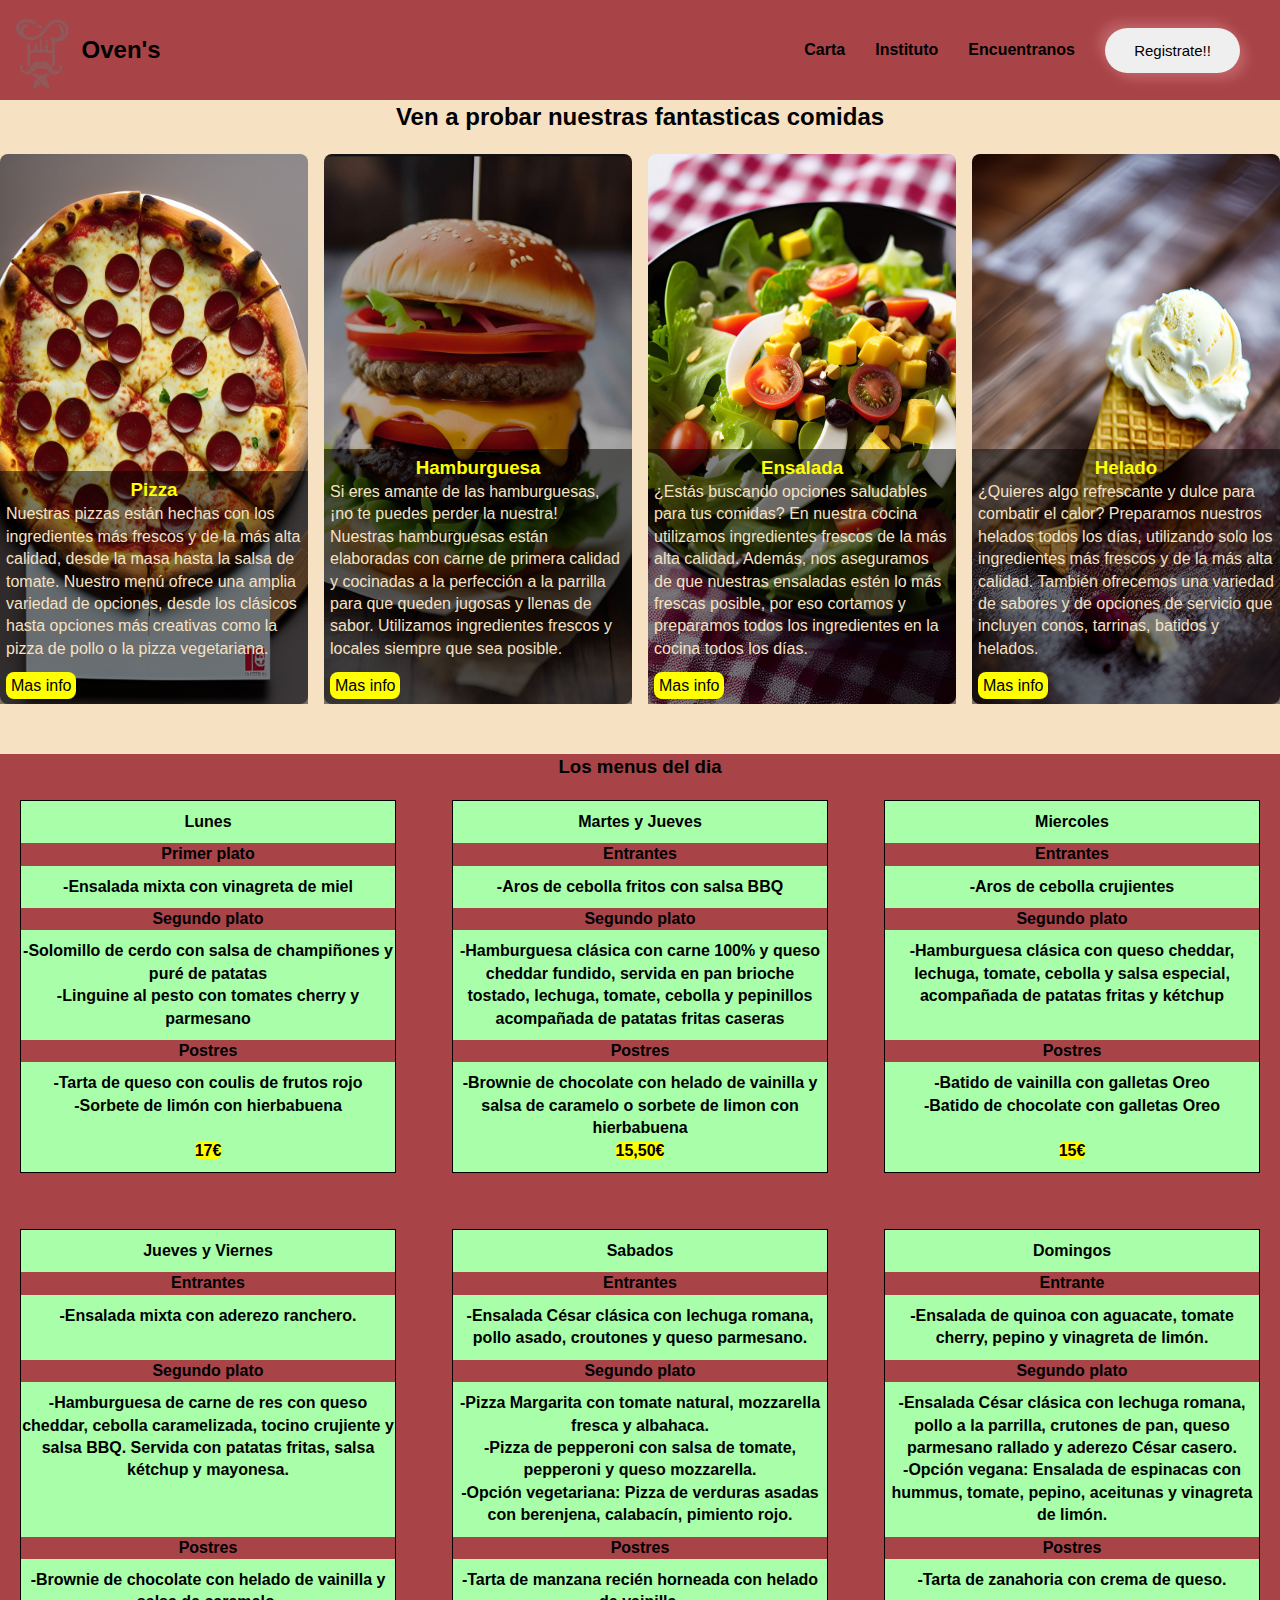
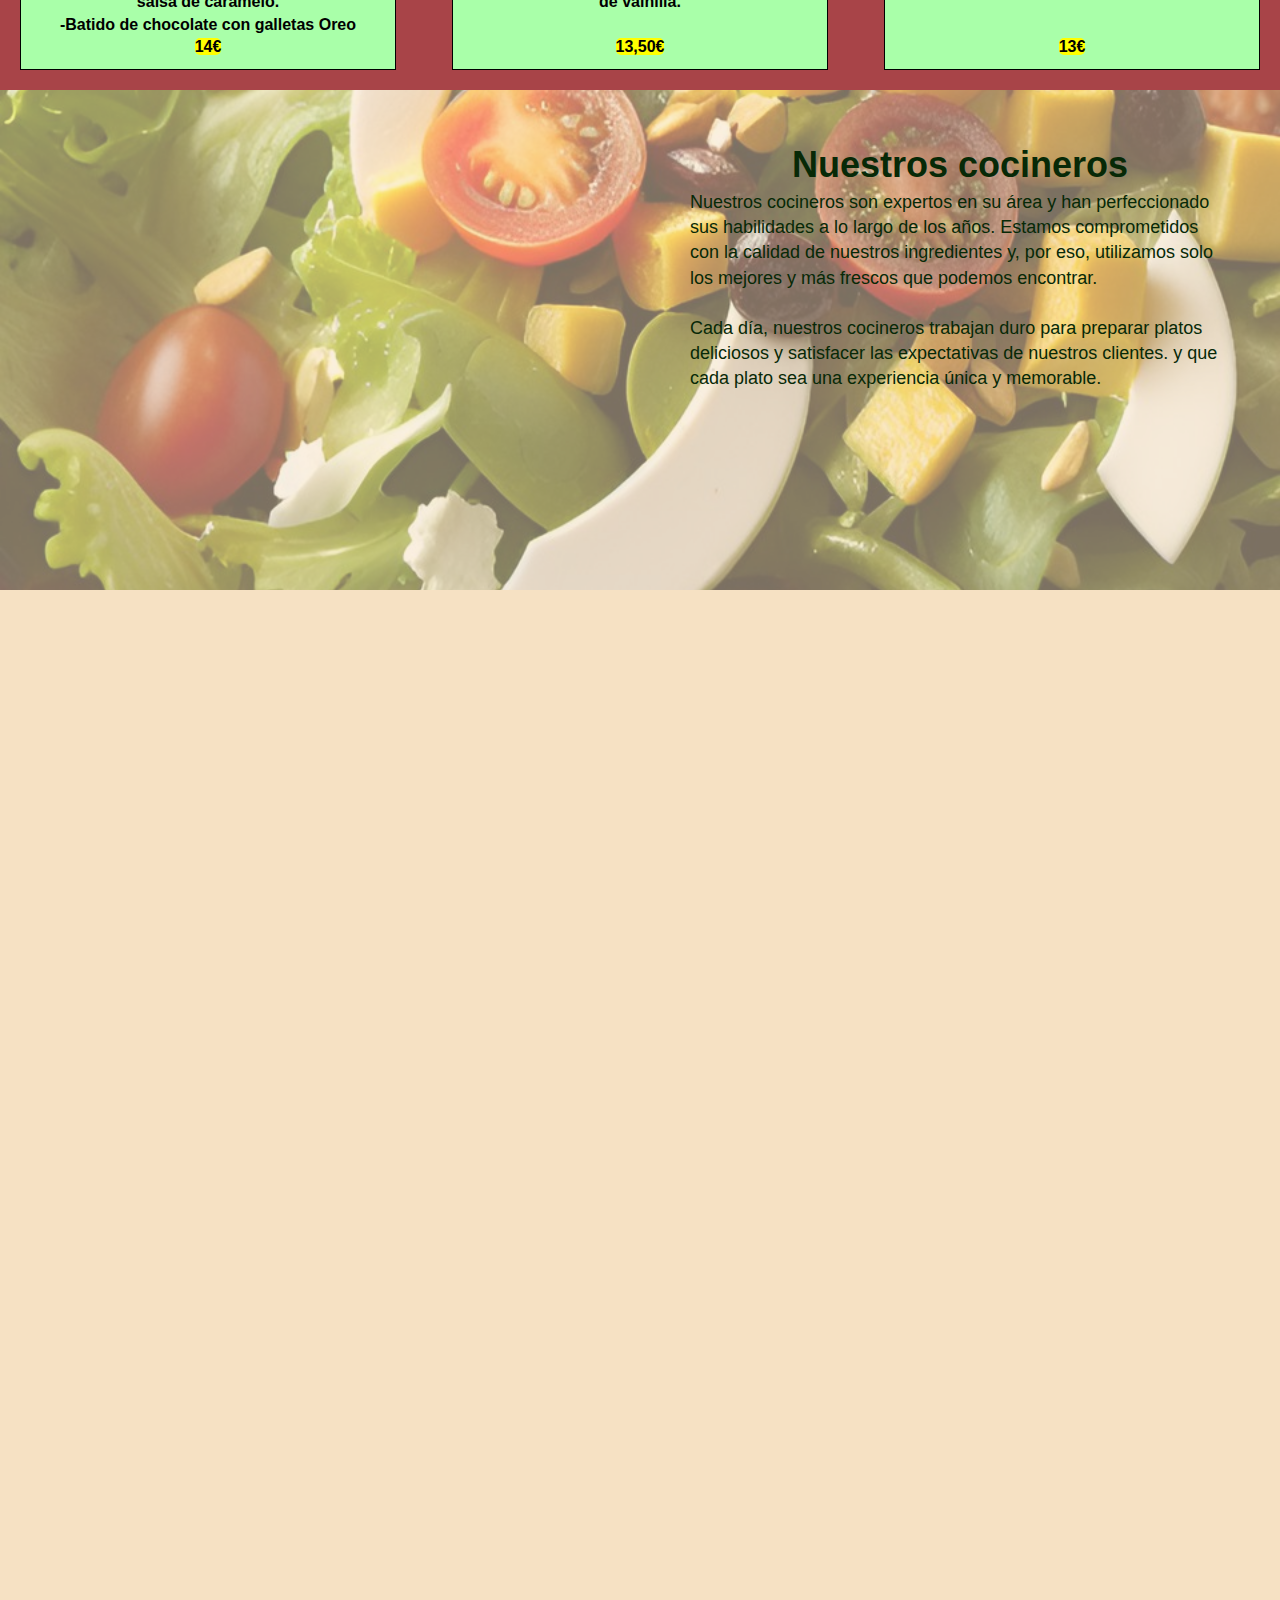
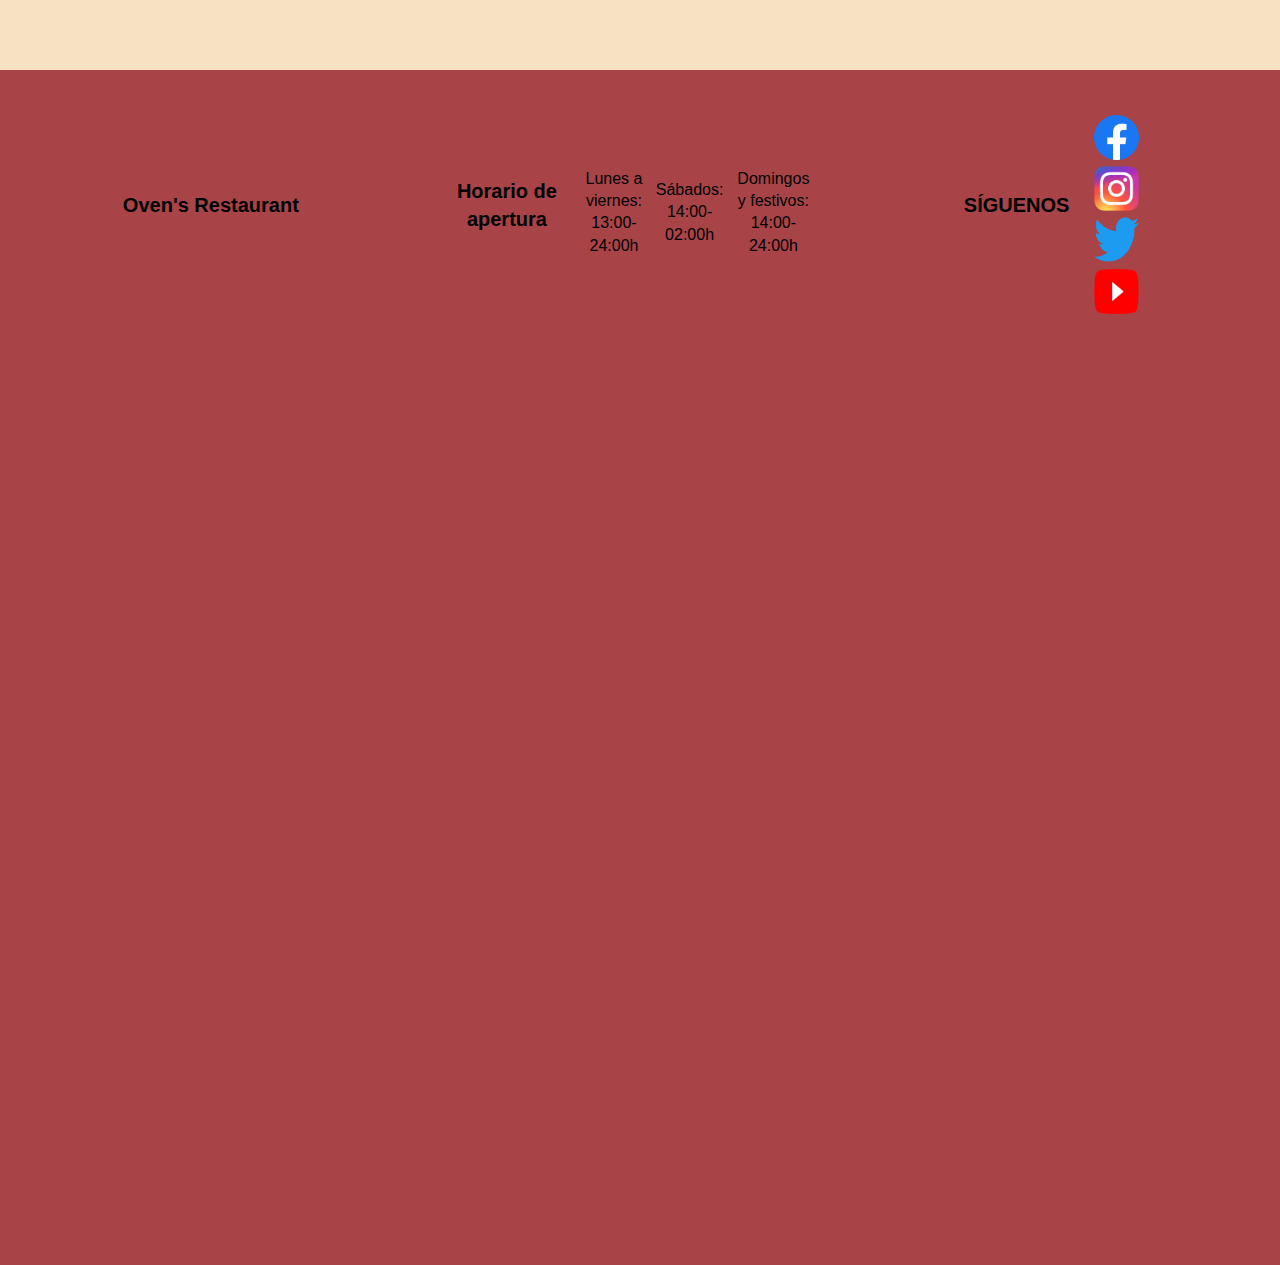
<file: index.html>
<!DOCTYPE html>
<html lang="es">
<head>
    <meta charset="UTF-8">
    <meta http-equiv="X-UA-Compatible" content="IE=edge">
    <meta name="viewport" content="width=device-width, initial-scale=1.0">
    <meta name="keywords" content="menus, Restaurant, restaurante">
    <meta name="description" content="Nuestro nuevo restaurante con muchas especialidades y todo tipo de comida de alta calidad">
    <meta name="Author" content="Jorge">
    <title>Oven's Restaurant</title>
    <link rel="stylesheet" href="css/css.css">
</head>
<body>
   <!-- Contenedor -->
    <div class="contenedor">

    <!-- Cabecera -->
        <header>
            <div class="logo">
                <img src="./images/logocorto_preview_rev_1.png" alt="Logo Ovens Restaurant">
                <h1 class="nombre-e">Oven's</h1>
            </div>
            <nav>
                <ul id="menu_principal">
                    <li><a class="nav-a" href="./htmls/carta.html" target="_blank">Carta</a></li>
                    <li><a class="nav-a" href="https://www.iesjuanbosco.es" target="_blank" >Instituto </a></li>
                    <li><a class="nav-a" href="./htmls/encuentranos.html" target="_blank">Encuentranos</a></li>
                    <li><a class="nav-a" href="./htmls/registrate.html" target="_blank"><button>Registrate!!</button></a></li>
                </ul>
            </nav>
            
        </header>
        


        <section class="Comidamenu">
            <div class="tarjeta-titulo">
                <h2>Ven a probar nuestras fantasticas comidas</h2>
            </div>
            <div class="secciones">
                <div style="background: url(images/pizza.jpg)center;background-size: cover;"
                class="tarjeta">
                    <div class="texto">
                        <h3>Pizza</h3>
                        <p>
                            Nuestras pizzas están hechas con los ingredientes más frescos y de la más alta calidad, desde la masa hasta la salsa de tomate. Nuestro menú ofrece una amplia variedad de opciones, desde los clásicos hasta opciones más creativas como la pizza de pollo o la pizza vegetariana.
                            <div class="masinfo">
                                <a href="./htmls/carta.html" target="_blank">Mas info</a>
                            </div>
                    </div>
                </div>

                <div style="background: url(images/hamburguesa.jpg)center;background-size: cover;"
                class="tarjeta">
                    <div class="texto">
                        <h3>Hamburguesa</h3>
                        <p>
                            Si eres amante de las hamburguesas, ¡no te puedes perder la nuestra!
                            Nuestras hamburguesas están elaboradas con carne de primera calidad y cocinadas a la perfección a la parrilla para que queden jugosas y llenas de sabor. Utilizamos ingredientes frescos y locales siempre que sea posible.
                            <div class="masinfo">
                                <a href="./htmls/carta.html" target="_blank">Mas info</a>
                            </div>
                    </div>
                </div>

                <div style="background: url(images/ensaladas.jpg)center;background-size: cover;"
                class="tarjeta">
                    <div class="texto">
                        <h3>Ensalada</h3>
                        <p>¿Estás buscando opciones saludables para tus comidas?
                            En nuestra cocina utilizamos ingredientes frescos de la más alta calidad. Además, nos aseguramos de que nuestras ensaladas estén lo más frescas posible, por eso cortamos y preparamos todos los ingredientes en la cocina todos los días.                           
                             <div class="masinfo">
                                <a href="./htmls/carta.html" target="_blank">Mas info</a>
                            </div>
                    </div>
                </div>
                <div style="background: url(images/helado.jpg)center;background-size: cover;"
                class="tarjeta">
                    <div class="texto">
                        <h3>Helado</h3>
                        <p>¿Quieres algo refrescante y dulce para combatir el calor? Preparamos nuestros helados todos los días, utilizando solo los ingredientes más frescos y de la más alta calidad. También ofrecemos una variedad de sabores y de opciones de servicio que incluyen conos, tarrinas, batidos y helados.
                            <div class="masinfo">
                                <a href="./htmls/carta.html" target="_blank">Mas info</a>
                            </div>
                    </div>
                </div>
            </div>
        </section>
        
        <section id="menus">
            <div class="titulomenu"> <h3>Los menus del dia</h3></div>
           
            <div class="menusdeldia">
                
                <div class="menu1">
                    <h4>Lunes<h4>
                    <div class="textomenu1">
                        <h4>Primer plato</h4>
                        <p>-Ensalada mixta con vinagreta de miel</p>
                        <h4>Segundo plato</h4>
                        <p>-Solomillo de cerdo con salsa de champiñones y puré de patatas <br>
                            -Linguine al pesto con tomates cherry y parmesano</p>
                        <h4>Postres</h4>
                        <p>-Tarta de queso con coulis de frutos rojo <br> -Sorbete de limón con hierbabuena</p>
                    </div>
                    <div class="precio"><p><br><span>17€</span></p></div>
                </div>

                <div class="menu1">
                    <h4>Martes y Jueves<h4>
                    <div class="textomenu1">
                        <h4>Entrantes</h4>
                        <p>-Aros de cebolla fritos con salsa BBQ</p>
                        <h4>Segundo plato</h4>
                        <p>-Hamburguesa clásica con carne 100% y queso cheddar fundido, servida en pan brioche tostado, lechuga, tomate, cebolla y pepinillos acompañada de patatas fritas caseras</p>
                        <h4>Postres</h4>
                        <p>-Brownie de chocolate con helado de vainilla y salsa de caramelo o sorbete de limon con hierbabuena</p>
                    </div>
                    <div class="precio"><p><span>15,50€</span></p></div>
                </div>
                <div class="menu1">
                    <h4>Miercoles<h4>
                    <div class="textomenu1">
                        <h4>Entrantes</h4>
                        <p>-Aros de cebolla crujientes </p>
                        <h4>Segundo plato</h4>
                        <p>-Hamburguesa clásica con queso cheddar, lechuga, tomate, cebolla y salsa especial, acompañada de patatas fritas y kétchup <br><br>
                        <h4>Postres</h4>
                        <p>-Batido de vainilla con galletas Oreo <br> -Batido de chocolate con galletas Oreo</p>
                    </div>
                    <div class="precio"><p><br><span>15€</span></p></div>
                </div>

                <div class="menu1">
                    <h4>Jueves y Viernes<h4>
                    <div class="textomenu1">
                        <h4>Entrantes</h4>
                        <p>-Ensalada mixta con aderezo ranchero. </p><br>
                        <h4>Segundo plato</h4>
                        <p>-Hamburguesa de carne de res con queso cheddar, cebolla caramelizada, tocino crujiente y salsa BBQ. Servida con patatas fritas, salsa kétchup y mayonesa. <br><br><br>
                        <h4>Postres</h4>
                        <p>-Brownie de chocolate con helado de vainilla y salsa de caramelo. <br> -Batido de chocolate con galletas Oreo</p>
                    </div>
                    <div class="precio"><p><span>14€</span></p></div>
                </div>
                
                <div class="menu1">
                    <h4>Sabados<h4>
                    <div class="textomenu1">
                        <h4>Entrantes</h4>
                        <p>-Ensalada César clásica con lechuga romana, pollo asado, croutones y queso parmesano.</p>
                        <h4>Segundo plato</h4>
                        <p>-Pizza Margarita con tomate natural, mozzarella fresca y albahaca.
                            <br>-Pizza de pepperoni con salsa de tomate, pepperoni y queso mozzarella.
                           <br>-Opción vegetariana: Pizza de verduras asadas con berenjena, calabacín, pimiento rojo.</p>
                        <h4>Postres</h4>
                        <p>-Tarta de manzana recién horneada con helado de vainilla.
                        </p>
                    </div>
                    <div class="precio"><p><br><span>13,50€</span></p></div>
                </div>

                
                <div class="menu1">
                    <h4>Domingos<h4>
                    <div class="textomenu1">
                        <h4>Entrante</h4>
                        <p>-Ensalada de quinoa con aguacate, tomate cherry, pepino y vinagreta de limón.</p>
                        <h4>Segundo plato</h4>
                        <p>-Ensalada César clásica con lechuga romana, pollo a la parrilla, crutones de pan, queso parmesano rallado y aderezo César casero.
                           <br>-Opción vegana: Ensalada de espinacas con hummus, tomate, pepino, aceitunas y vinagreta de limón.</p>
                        <h4>Postres</h4>
                        <p>-Tarta de zanahoria con crema de queso.</p>
                    </div>
                    <div class="precio"><p><br><br><span>13€</span></p></div>
                </div>
            </div>
        </section>
        <section id="cocinero">
            <div class="image"></div>
            <div class="content">
              <h2>Nuestros cocineros</h2>
              <p>Nuestros cocineros son expertos en su área y han perfeccionado sus habilidades a lo largo de los años. Estamos comprometidos con la calidad de nuestros ingredientes y, por eso, utilizamos solo los mejores y más frescos que podemos encontrar. <br> <br>
                Cada día, nuestros cocineros trabajan duro para preparar platos deliciosos y satisfacer las expectativas de nuestros clientes. y que cada plato sea una experiencia única y memorable.
              </p>
            </div>
            </section>
            <section id="video">
                <div class="videoo">
                      <iframe loading="lazy" width="100%" height="100%" src="https://www.youtube.com/embed/ZRQeBKTbzYk" title="Nuestros cocineros" frameborder="0" allow="accelerometer; autoplay; clipboard-write; encrypted-media; gyroscope; picture-in-picture; web-share" allowfullscreen></iframe>
                  </div>
            </section>
          </div>
    </section>
        <footer class="footer">
            <div class="footer1">
                <div class="box">
                  <h2>Oven's Restaurant</h2>
                </div>
      <div class="box">
    <h2>Horario de apertura</h2>
    <p>Lunes a viernes:<br>13:00-24:00h</p>
    <p>Sábados:<br>14:00-02:00h</p>
    <p>Domingos y festivos:<br>14:00-24:00h</p>
</div>
<div class="box">
    <h2>SÍGUENOS</h2>
    <div class="red-social">
        <ul>
            <li><a href="https://www.iesjuanbosco.es" class="fa fa-facebook"><img src="./images/facebook.webp" alt="Facebook" height="100%" width="100%"></a></li>
            <li><a href="https://www.iesjuanbosco.es" class="fa fa-instagram"><img src="./images/insta.webp" alt="Instagram" height="100%" width="100%"></a></li>
            <li><a href="https://www.iesjuanbosco.es" class="fa fa-twitter"><img src="./images/Twitter-logo.svg.webp" alt="Twitter" height="100%" width="100%"></a></li> 
            <li><a href="https://www.iesjuanbosco.es" class="fa fa-youtube"><img src="./images/Youtube.png" alt="Youtube" height="100%" width="100%"></a></li>
        </ul>
    </div>
</div>
                </div>
            
            </div>
            <div class="mapas">
                <iframe id="mapaa" src="https://www.google.com/maps/embed?pb=!1m14!1m8!1m3!1d6166.7399379849185!2d-3.220274430194092!3d39.39313519188517!3m2!1i1024!2i768!4f13.1!3m3!1m2!1s0xd69af036cec6af9%3A0x3cb32e283081ecee!2sIES%20Juan%20Bosco!5e0!3m2!1ses!2ses!4v1677427320907!5m2!1ses!2ses" width="600" height="450" style="border:0;" allowfullscreen="" loading="lazy" referrerpolicy="no-referrer-when-downgrade"></iframe>
            </div>
        </footer>
      
        </div>
 
      
       
   
    
</body>
</html>
</file>
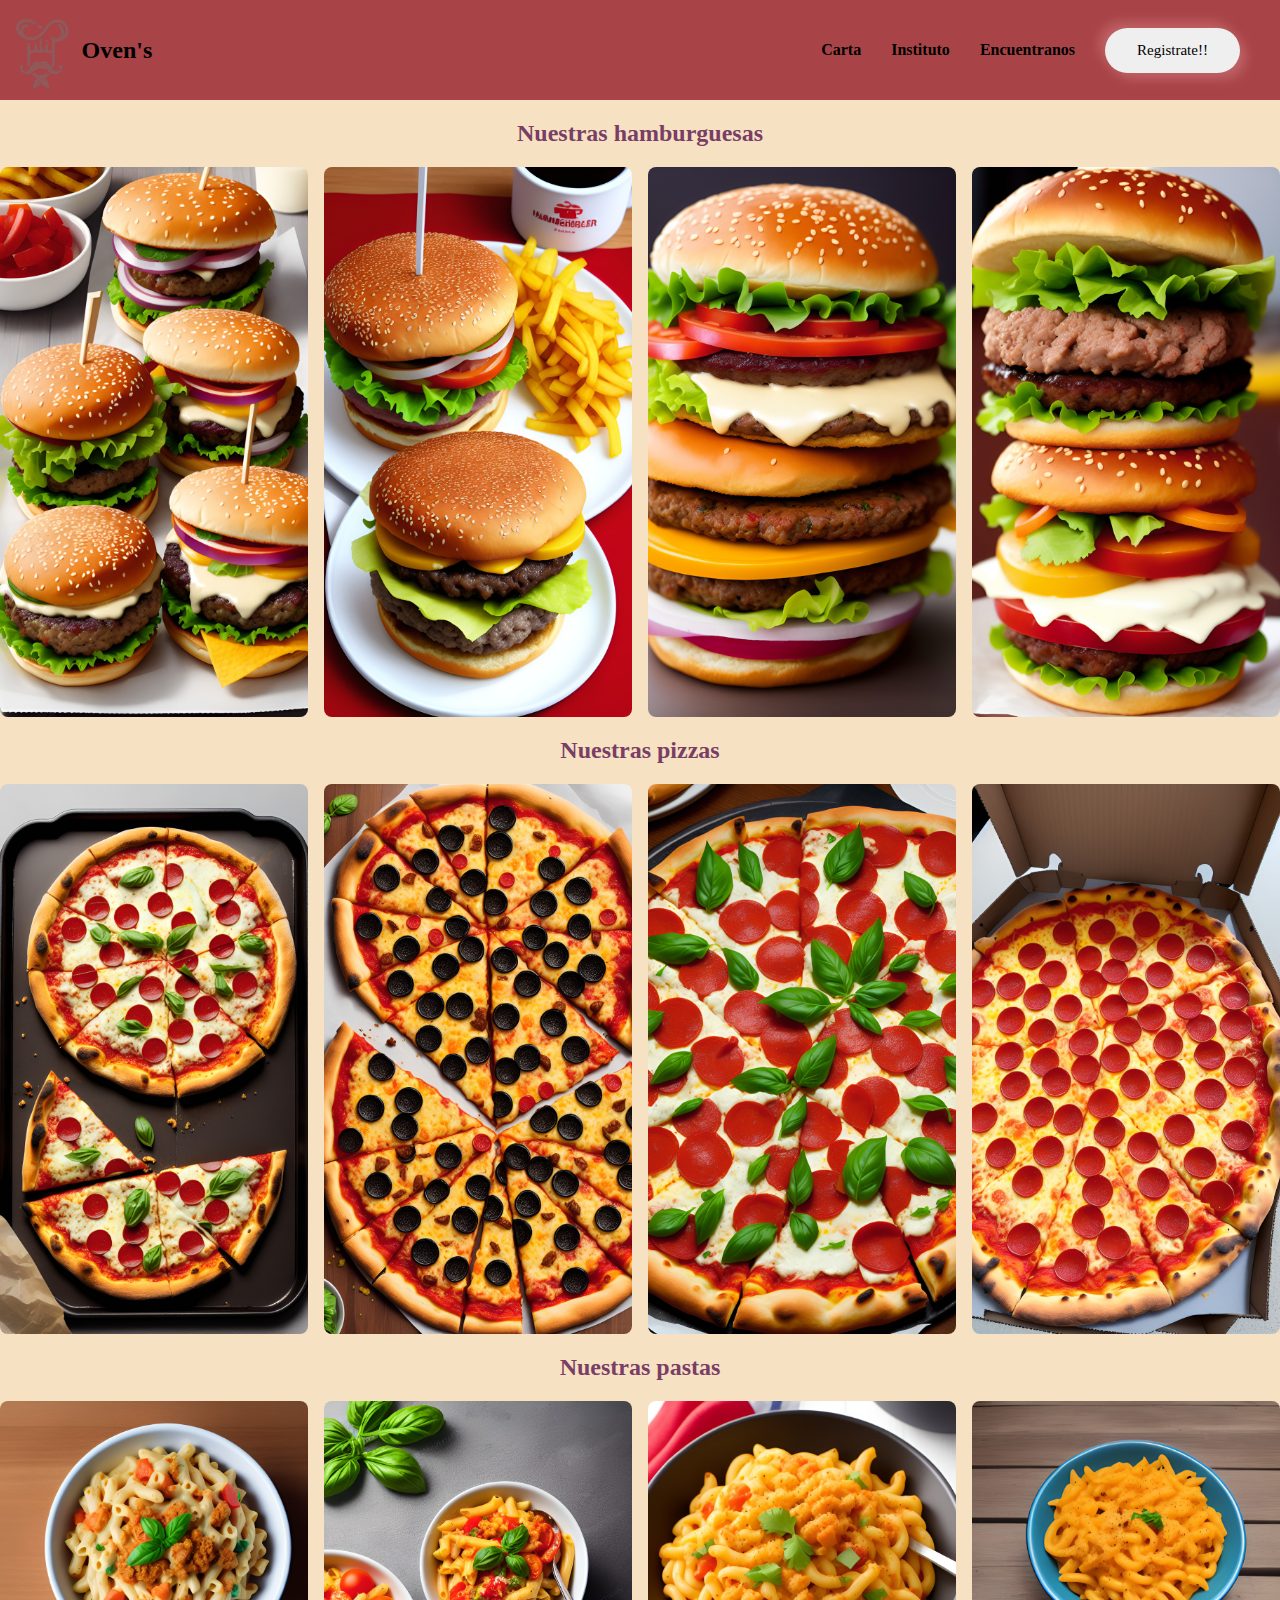
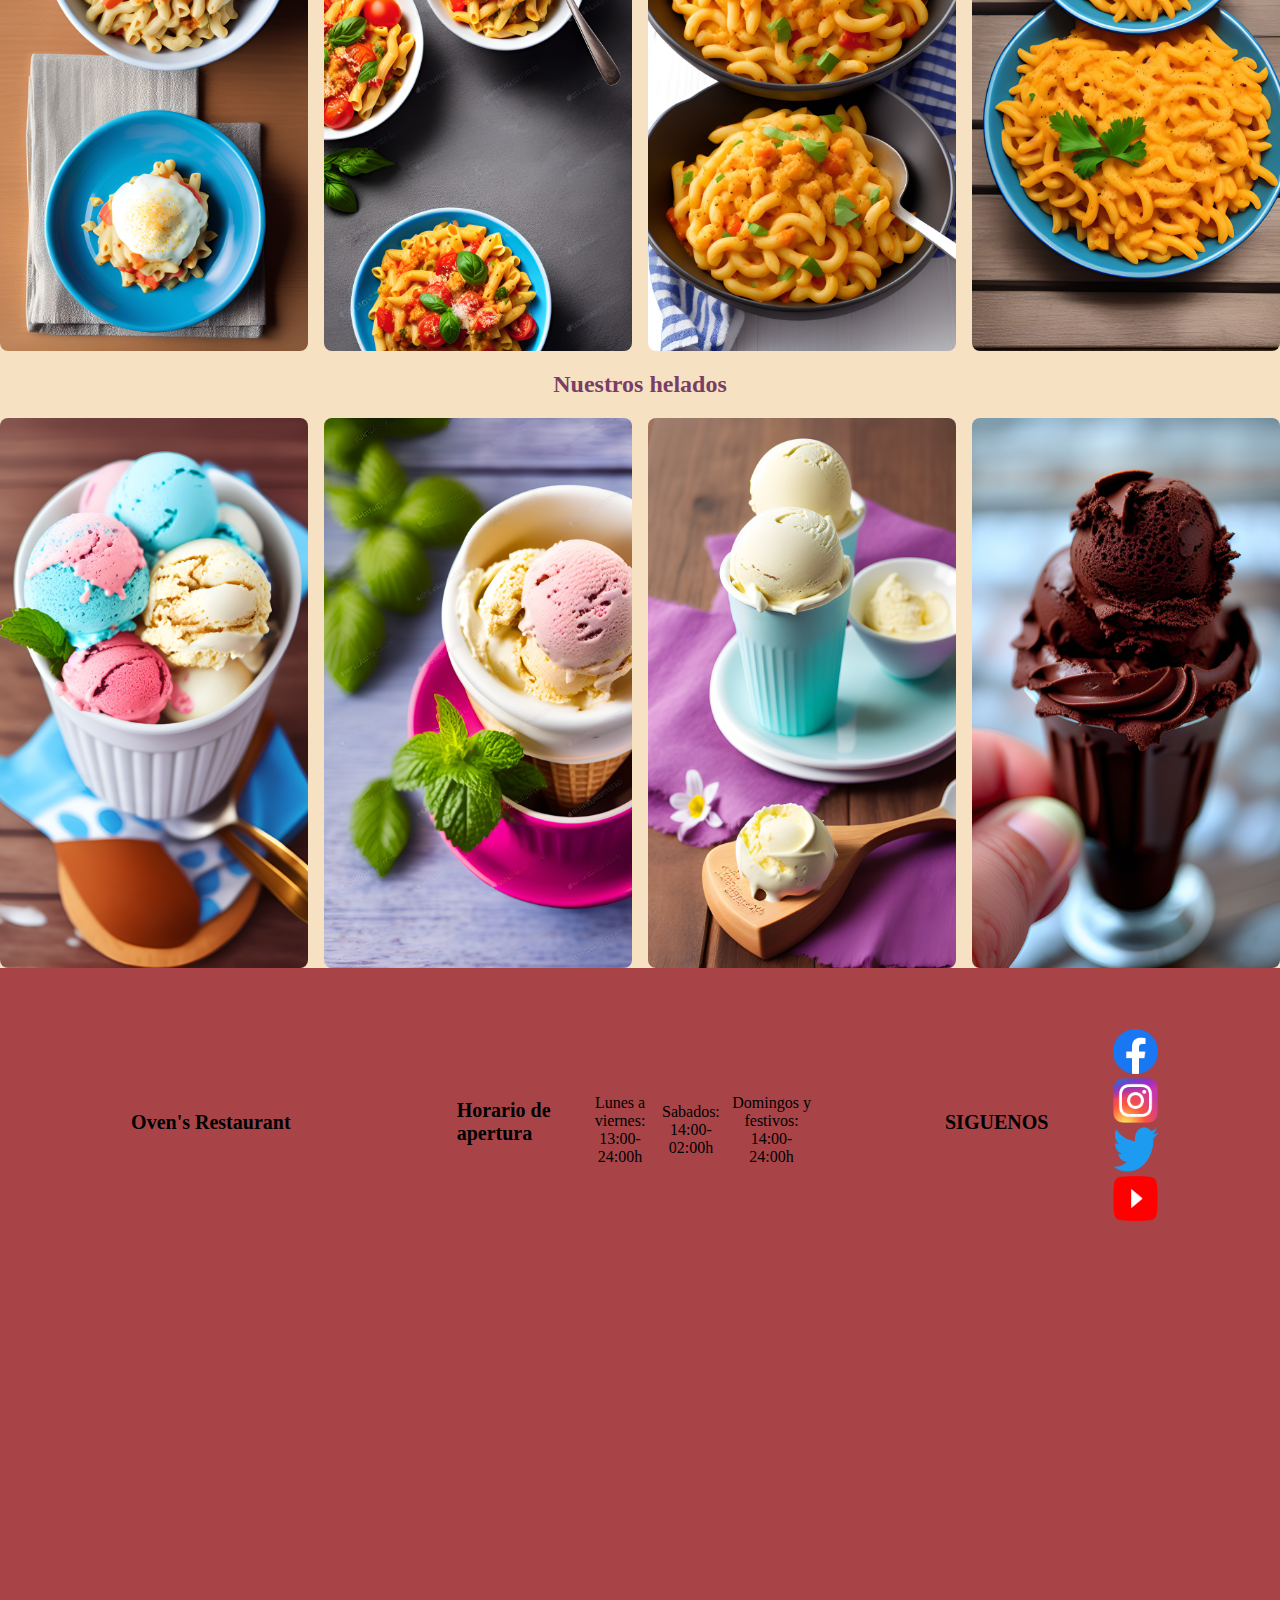
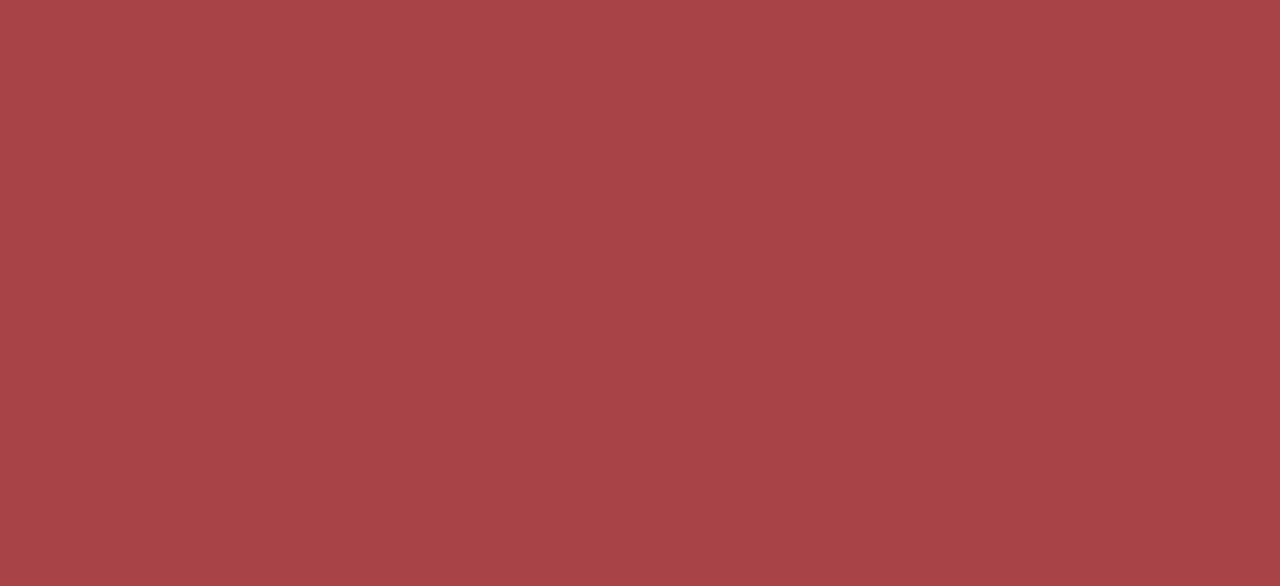
<file: htmls/carta.html>
<!DOCTYPE html>
<html lang="es">
<head>
    <meta charset="UTF-8">
    <meta http-equiv="X-UA-Compatible" content="IE=edge">
    <meta name="viewport" content="width=device-width, initial-scale=1.0">
    <meta name="keywords" content="menus, Restaurant, restaurante">
    <meta name="description" content="Nuestro nuevo restaurante con muchas especialidades y todo tipo de comida de alta calidad">
    <meta name="Author" content="Jorge">
    <title>Toda nuestra carta</title>
    <link rel="stylesheet" href="../css/carta.css">
</head>
<body>
    <div class="contenedor">
        <header>
            <div class="logo">
                <img src="../images/logocorto_preview_rev_1.png" alt="Logo Ovens Restaurant">
                <h1 class="nombre-e">Oven's</h1>
            </div>
            <nav>
                <ul id="menu_principal">
                    <li><a class="nav-a" href="./carta.html" target="_blank">Carta</a></li>
                    <li><a class="nav-a" href="https://www.iesjuanbosco.es" target="_blank" >Instituto </a></li>
                    <li><a class="nav-a" href="./encuentranos.html" target="_blank">Encuentranos</a></li>
                    <li><a class="nav-a" href="./registrate.html" target="_blank"><button>Registrate!!</button></a></li>
                </ul>
            </nav>
            
        </header>
        <section class="hamburguesas">
            <div class="tarjeta-titulo">
                <h2>Nuestras hamburguesas</h2>
            </div>
            <div class="secciones">
                <div style="background: url(../images/hm1.jpg)center;background-size: cover;"
                class="tarjeta">
                   
                </div>

                <div style="background: url(../images/hm2.jpg)center;background-size: cover;"
                class="tarjeta">
                   
                </div>

                <div style="background: url(../images/hm3.jpg)center;background-size: cover;"
                class="tarjeta">
                   
                </div>
                <div style="background: url(../images/hm4.jpg) center; background-size:cover;"
                class="tarjeta">
                   
                </div>
            </div>
        </section>

        <section class="pizzas">
            <div class="tarjeta-titulo">
                <h2>Nuestras pizzas</h2>
            </div>
            <div class="secciones">
                <div style="background: url(../images/pz1.jpg)center;background-size: cover;"
                class="tarjeta">
                   
                </div>

                <div style="background: url(../images/pz2.jpg)center;background-size: cover;"
                class="tarjeta">
                   
                </div>

                <div style="background: url(../images/pz3.jpg)center;background-size: cover;"
                class="tarjeta">
                   
                </div>
                <div style="background: url(../images/pz4.jpg) center; background-size:cover;"
                class="tarjeta">
                   
                </div>
            </div>
        </section>
        <section class="pastas">
            <div class="tarjeta-titulo">
                <h2>Nuestras pastas</h2>
            </div>
            <div class="secciones">
                <div style="background: url(../images/ma1.jpg)center;background-size: cover;"
                class="tarjeta">
                   
                </div>

                <div style="background: url(../images/ma2.jpg)center;background-size: cover;"
                class="tarjeta">
                   
                </div>

                <div style="background: url(../images/ac3.jpg)center;background-size: cover;"
                class="tarjeta">
                   
                </div>
                <div style="background: url(../images/ac4.jpg) center; background-size:cover;"
                class="tarjeta">
                   
                </div>
            </div>
        </section>
      
        <section class="helados">
            <div class="tarjeta-titulo">
                <h2>Nuestros helados</h2>
            </div>
            <div class="secciones">
                <div style="background: url(../images/ic1.jpg)center;background-size: cover;"
                class="tarjeta">
                   
                </div>

                <div style="background: url(../images/ic2.jpg)center;background-size: cover;"
                class="tarjeta">
                   
                </div>

                <div style="background: url(../images/ic3.jpg)center;background-size: cover;"
                class="tarjeta">
                   
                </div>
                <div style="background: url(../images/ic4.jpg) center; background-size:cover;"
                class="tarjeta">
                   
                </div>
            </div>
        </section>
        <footer class="footer">
            <div class="footer1">
                <div class="box">
                  <h2>Oven's Restaurant</h2>
                </div>
                <div class="box">
                    <h2>Horario de apertura</h2>
                    <p>Lunes a viernes:<br>13:00-24:00h</p>
                    <p>Sabados:<br> 14:00-02:00h</p>
                    <p>Domingos y festivos:<br> 14:00-24:00h</p>
                </div>
                <div class="box">
                    <h2>SIGUENOS</h2>
                    <div class="red-social">
                        <ul>
                            <li><a href="https://www.iesjuanbosco.es" class="fa fa-facebook"><img src="../images/facebook.webp" alt="" srcset="" height="100%" width="100%"></a></li>
                            <li><a href="https://www.iesjuanbosco.es" class="fa fa-instagram"><img src="../images/insta.webp" height="100%" width="100%" alt="" srcset=""></a></li>
                            <li><a href="https://www.iesjuanbosco.es" class="fa fa-twitter"><img src="../images/Twitter-logo.svg.webp" height="100%" width="100%" alt="" srcset=""></a></li> 
                            <li><a href="https://www.iesjuanbosco.es" class="fa fa-youtube"><img src="../images/Youtube.png" height="100%" width="100%" alt="" srcset=""></a></li>
                        </ul>
                    </div>
                </div>
            
            </div>
            <div class="mapas">
                <iframe id="mapaa" src="https://www.google.com/maps/embed?pb=!1m14!1m8!1m3!1d6166.7399379849185!2d-3.220274430194092!3d39.39313519188517!3m2!1i1024!2i768!4f13.1!3m3!1m2!1s0xd69af036cec6af9%3A0x3cb32e283081ecee!2sIES%20Juan%20Bosco!5e0!3m2!1ses!2ses!4v1677427320907!5m2!1ses!2ses" width="600" height="450" style="border:0;" allowfullscreen="" loading="lazy" referrerpolicy="no-referrer-when-downgrade"></iframe>
            </div>
        </footer>



    </div>
</body>
</html>
</file>
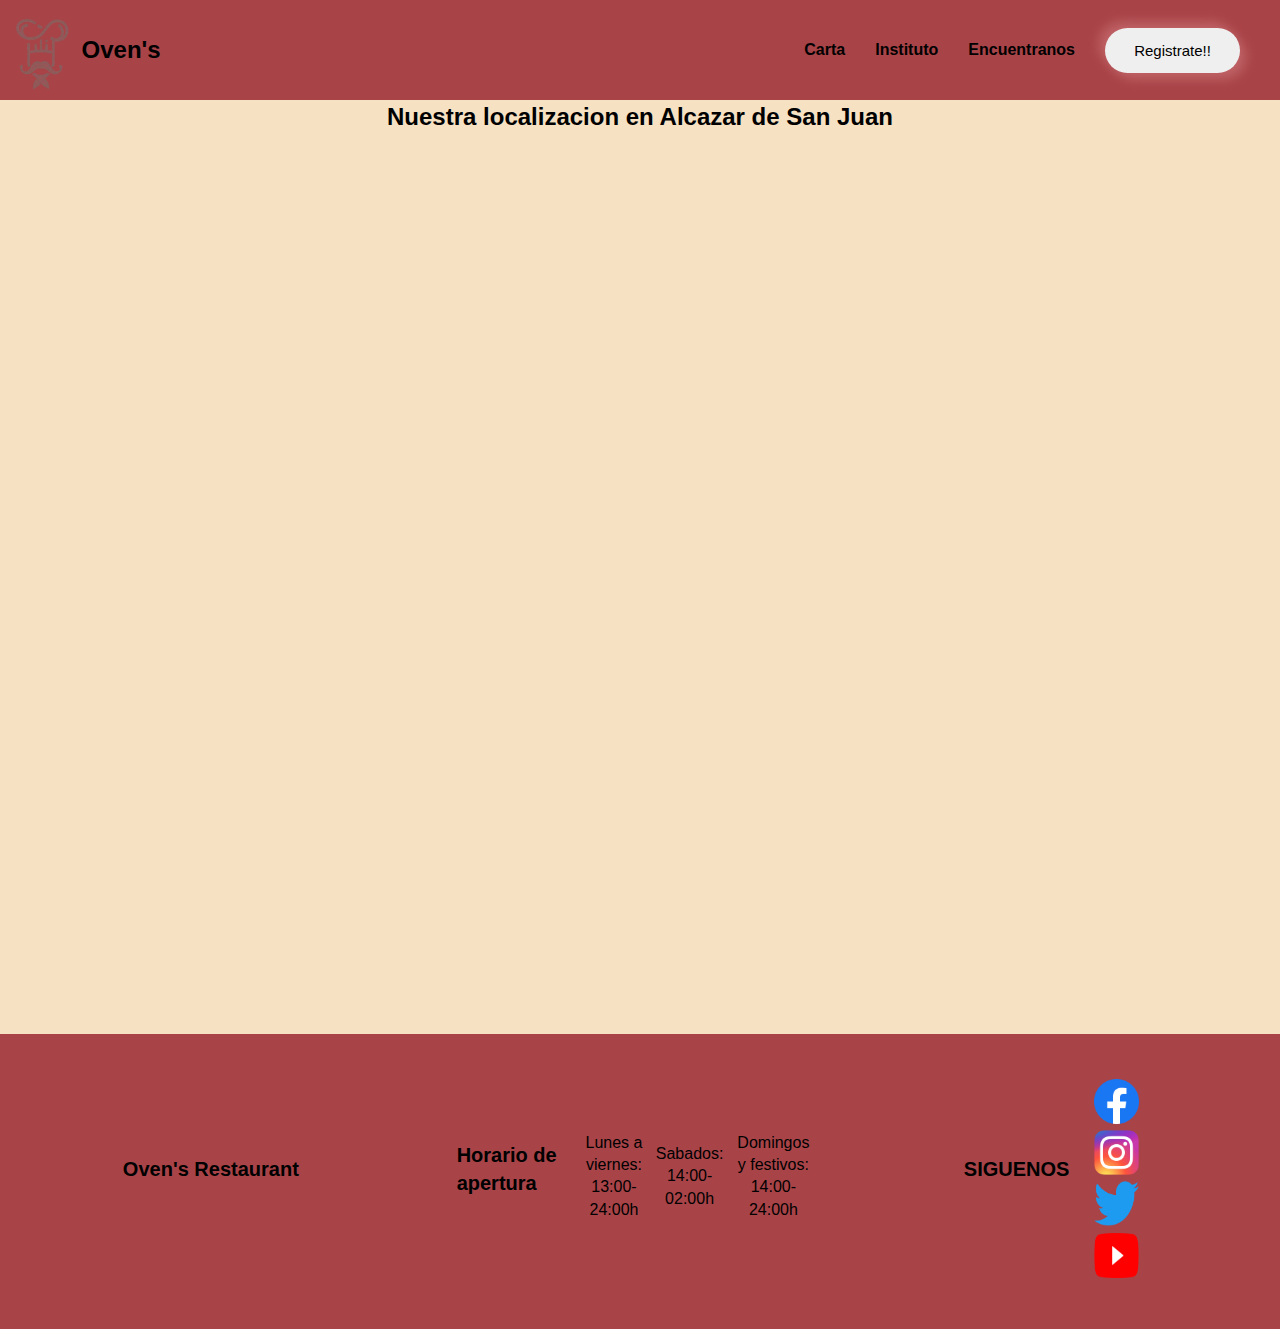
<file: htmls/encuentranos.html>
<!DOCTYPE html>
<html lang="es">
<head>
    <meta charset="UTF-8">
    <meta http-equiv="X-UA-Compatible" content="IE=edge">
    <meta name="viewport" content="width=device-width, initial-scale=1.0">
    <meta name="keywords" content="menus, Restaurant, restaurante">
    <meta name="description" content="Nuestro nuevo restaurante con muchas especialidades y todo tipo de comida de alta calidad">
    <meta name="Author" content="Jorge">
    <title>Encuentranos en tu ciudad</title>
    <link rel="stylesheet" href="../css/encuentra.css">
</head>
<body>
    <div class="contenedor">
        <header>
            <div class="logo">
                <img src="../images/logocorto_preview_rev_1.png" alt="Logo Ovens Restaurant">
                <h1 class="nombre-e">Oven's</h1>
            </div>
            <nav>
                <ul id="menu_principal">
                    <li><a class="nav-a" href="../htmls/carta.html" target="_blank">Carta</a></li>
                    <li><a class="nav-a" href="https://www.iesjuanbosco.es" target="_blank" >Instituto </a></li>
                    <li><a class="nav-a" href="#">Encuentranos</a></li>
                    <li><a class="nav-a" href="../htmls/registrate.html" target="_blank"><button>Registrate!!</button></a></li>
                </ul>
            </nav>
        </header>
        <section id="mapa">
            <div class="texto"><h2>Nuestra localizacion en Alcazar de San Juan</h2></div>
            <div class="mapas">
                <iframe src="https://www.google.com/maps/embed?pb=!1m14!1m8!1m3!1d6166.7399379849185!2d-3.220274430194092!3d39.39313519188517!3m2!1i1024!2i768!4f13.1!3m3!1m2!1s0xd69af036cec6af9%3A0x3cb32e283081ecee!2sIES%20Juan%20Bosco!5e0!3m2!1ses!2ses!4v1677427320907!5m2!1ses!2ses" width="600" height="450" style="border:0;" allowfullscreen="" loading="lazy" referrerpolicy="no-referrer-when-downgrade"></iframe>
            </div>
        </section>

         <footer class="footer">
            <div class="footer1">
                <div class="box">
                  <h2>Oven's Restaurant</h2>
                </div>
                <div class="box">
                    <h2>Horario de apertura</h2>
                    <p>Lunes a viernes:<br>13:00-24:00h</p>
                    <p>Sabados:<br> 14:00-02:00h</p>
                    <p>Domingos y festivos:<br> 14:00-24:00h</p>
                </div>
                <div class="box">
                    <h2>SIGUENOS</h2>
                    <div class="red-social">
                        <ul>
                            <li><a href="https://www.iesjuanbosco.es" target="_blank" class="fa fa-facebook"><img src="../images/facebook.webp" alt="facebook" height="100%" width="100%"></a></li>
                            <li><a href="https://www.iesjuanbosco.es" target="_blank" class="fa fa-instagram"><img src="../images/insta.webp" height="100%" width="100%" alt="instagram"></a></li>
                            <li><a href="https://www.iesjuanbosco.es" target="_blank" class="fa fa-twitter"><img src="../images/Twitter-logo.svg.webp" height="100%" width="100%" alt="twiiter"></a></li> 
                            <li><a href="https://www.iesjuanbosco.es" target="_blank" class="fa fa-youtube"><img src="../images/Youtube.png" height="100%" width="100%" alt="youtube"></a></li>
                        </ul>
                    </div>
                </div>
            </div>
        </footer>


    </div>
    
</body>
</html>
</file>
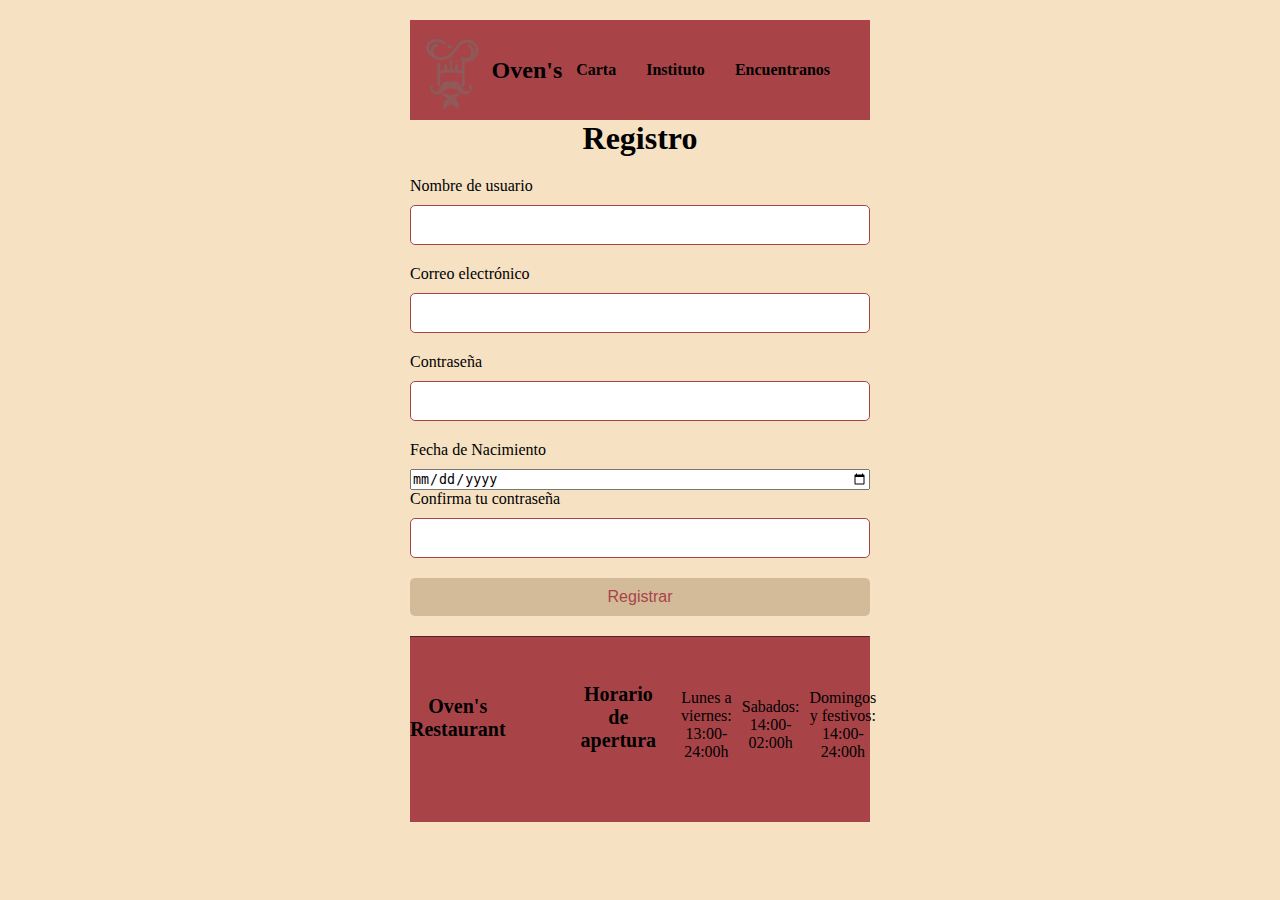
<file: htmls/registrate.html>
<!DOCTYPE html>
<html lang="es">
<head>
    <meta charset="UTF-8">
    <meta http-equiv="X-UA-Compatible" content="IE=edge">
    <meta name="viewport" content="width=device-width, initial-scale=1.0">
    <meta name="keywords" content="menus, Restaurant, restaurante">
    <meta name="description" content="Nuestro nuevo restaurante con muchas especialidades y todo tipo de comida de alta calidad">
    <meta name="Author" content="Jorge">
    <title>Registrate en nuestro boletin</title>
    <link rel="stylesheet" href="../css/cssRegistro.css">
</head>
  <body>
    <div class="contenedor">
      <header>
        <div class="logo">
            <img src="../images/logocorto_preview_rev_1.png" alt="Logo Ovens Restaurant">
            <h1 class="nombre-e">Oven's</h1>
        </div>
        <nav>
            <ul id="menu_principal">
                <li><a class="nav-a" href="../htmls/carta.html" target="_blank">Carta</a></li>
                <li><a class="nav-a" href="https://www.iesjuanbosco.es" target="_blank" >Instituto</a></li>
                <li><a class="nav-a" href="../htmls/encuentranos.html" target="_blank">Encuentranos</a></li>
            
            </ul>
        </nav>
        
    </header>
      <h1>Registro</h1>
      <form>
        <label for="username">Nombre de usuario</label>
        <input type="text" id="username" required>

        <label for="email">Correo electrónico</label>
        <input type="email" id="email" required>
        
        <label for="password">Contraseña</label>
        <input type="password" id="password" required>
        
        <label for="fecha">Fecha de Nacimiento</label>
       <input type="date" id="fecha" name="fecha">

        <label for="password-confirm">Confirma tu contraseña</label>
        <input type="password" id="password-confirm" required>
        
        <input type="submit" value="Registrar">
      </form>

<hr>
      <footer class="footer">
        <div class="footer1">
            <div class="box">
              <h2>Oven's Restaurant</h2>
            </div>
            <div class="box">
                <h2>Horario de apertura</h2>
                <p>Lunes a viernes:<br>13:00-24:00h</p>
                <p>Sabados:<br> 14:00-02:00h</p>
                <p>Domingos y festivos:<br> 14:00-24:00h</p>
            </div>
        </div>
    </footer>

    </div>
  </body>
</html>
</file>
<file: css/css.css>
body{
    margin: 0%;
    padding: 0;
    background-color:#F6E1C3;
    min-width: 400px;
  }
  header{
    display: flex;
    justify-content: space-between;
    align-items: center;
    min-height: 70px;
    padding: 10px;
    background-color:#A84448;
  }
  .logo{
    display: flex;
    align-items: center;
  }
  .logo img{
    height: 80px;
    margin-right: 10px;
    align-items: center;
  }
  .logo h1{
    font-size: 24px;
    margin: 0;
  }
  nav li{
    display: flex;
    align-items: center;
  }
  nav a:hover{
    color: white;
  }
  nav ul{
    display: flex;
    list-style: none;
    margin: 0%;
    padding: 0%;
}
  nav a{
    font-weight: 600;
    padding-right: 30px;
}
    a{
    color: rgb(0, 0, 0);
    text-decoration: none;
}

    .registro button{
      display: inline-block;
      padding: 10px 20px;
      text-decoration: none;
}

    *{
        margin: 0%;
        padding: 0%;
        box-sizing: border-box;
        font-family: Arial;
        line-height: 1.4em;

    }
    button {
      width: 9em;
      height: 3em;
      border-radius: 30em;
      font-size: 15px;
      font-family: inherit;
      border: none;
      position: relative;
      overflow: hidden;
      z-index: 1;
      box-shadow: 6px 6px 12px #c06367,
                  -6px -6px 12px #c06367;
     }
     
     button::before {
      content: '';
      width: 0;
      height: 3em;
      border-radius: 30em;
      position: absolute;
      top: 0;
      left: 0;
      background-image: linear-gradient(to right, #A84448 0%, #F6E1C3 100%);
      transition: .5s ease;
      display: block;
      z-index: -1;
     }
     
     button:hover::before {
      width: 9em;
     }
     h2{
      text-align: center;
     }
     .section{
     max-width: 1400px;
     margin-right: 40px;
     margin-left: 40px;
     margin-top: 15px;
     }
     .secciones{
      display: grid;
      grid-template-columns: repeat(4,1fr);
      column-gap: 1rem;
      row-gap: 1rem;
     }
     .tarjeta{
      background-repeat: none;
      border-radius: 8px;
      height: 550px;
      display: flex;
      align-items: end;
     }
     .texto{
     justify-content: space-between;
      color: #F6E1C3;
      padding: 6px;
      background: linear-gradient(to top,
      rgb(0 0 0 / .5),rgb(0 0 0 / .5));
     }
     .masinfo a{
      padding: 5px;
      background-color:yellow;
      border-radius: 8px;
     }
     .tarjeta-titulo h2{
      margin-bottom: 20px;
     }
     .texto h3{
      text-align: center;
      color: yellow;
     }
     .texto p{
      margin-bottom: 15px;
     }
     #menus{
      margin-top: 50px;
      background-color: #A84448;;
     }
     .menusdeldia{
          display: grid;
          grid-template-columns: repeat(3,1fr);
          column-gap: 1rem;
          row-gap: 1rem;
     }
     .titulomenu h3{
      text-align: center;
     }
     .menu1{
      background-color: rgb(169, 255, 169);
      margin: 20px;
      border: 1px black solid;
     }
     .menu1 h4{
      margin-top: 10px;
      margin-bottom: 10px;
      text-align: center;
     }
     .textomenu1 h4{
      background-color: #A84448;;
     }

     #cocinero {
      position: relative;
      height: 500px; /* ajusta la altura a tu preferencia */
      overflow: hidden;
      
    }
    
    .image {
      position: absolute;
      top: 0;
      left: 0;
      width: 100%;
      height: 100%;
      background-image: url('../images/ensaladas.jpg');
      background-size: cover;
      background-position: center;
      opacity: 0.5; 
    }
    span{
      background-color: yellow;
      margin: 10px;
      border-radius: 5px;
    }
    .content {
      position: absolute;
      top: 0;
      right: 0;
      width: 50%; 
      height: 100%;
      padding: 50px;
      color: rgb(7, 41, 7); 
    }
    
    .content h2 {
      font-size: 36px;
      margin-top: 0;
    }
    
    .content p {
      font-size: 18px;
    }

     .videoo {
      position: relative;
      height: 120vh; 
   
    }
    
     
    .footer{
      width: 100%;
      background-color: #A84448;
  }
    .footer .footer1{
      width: 100%;
      max-width: 1200px;
      margin: auto;
      display:grid;
      grid-template-columns: repeat(3, 1fr);
      grid-gap:50px;
      padding: 45px 0px;
  }
    .footer .footer1 .box{
      width: 100%;
      height: 100%;
      display: flex;
      justify-content: center;
      align-items: center;
  }
    .footer .footer1 .box h2{
      color:  black;
      margin-bottom: 25px;
      margin-right: 25px;
      font-size: 20px;
  }
    .footer .footer1 .box p{
      text-align: center;
      margin-right: 10px;
      align-items: center;
      color: black;
      margin-bottom: 10px;
  }
    .footer .footer1 .red-social a{
      display: inline-block;
      text-decoration: none;
      width: 45px;
      height: 45px;
      line-height: 45px;
      color: #A84448;
      margin-right: 10px;
      background-color: #A84448;
      text-align: center;
      transition: all 300ms ease;
      border-radius: 15px;
  }
    .footer .footer1 .red-social a:hover{
      background-color: rgb(80, 80, 235);
  }
    li{
      list-style: none;
 }
    .mapas {
     display: flex;
     justify-content: center;
     align-items: center;
     height: 100vh;
}

    #mapaa {
    width: 100%;
    max-width: 800px;
    height: 70vh;
    border: none;
}
    
     @media (max-width:800px) {
      header{
        flex-direction: column;
      }nav{
        padding-top: 20px;
        margin-left: 40px;
        
      }
      .logo{
        display: flex;
        align-items: center;
      
      }
      button{
        display: none;  
      }
      .secciones{
        grid-template-columns: repeat(1,1fr);
      }
      .menusdeldia{
        grid-template-columns: repeat(1,1fr);
      }
      .footer .footer1{
        width: 90%;
        grid-template-columns: repeat(1, 1fr);
        grid-gap:30px;
        padding: 35px 0px;
    }
      .content h2 {
        font-size: 20px;
        margin-top: 0;
    }
    
      .content p {
        font-size: 15px;
        min-width: 199px;
    }
      #mapaa {
        width: 80%;
        max-width: 800px;
        height: 100vh;
        border: none;
    }

      
    }
    @media (min-width:700px) {
      .secciones{
        grid-template-columns: repeat(2,1fr);
      }
      .menusdeldia{
        grid-template-columns: repeat(2,1fr);
      }
      .content h2 {
        font-size: 36px;
        margin-top: 0;
      }
      
      .content p {
        font-size: 16px;
      }
      
    }
    @media (min-width:1000px) {
      .secciones{
        grid-template-columns: repeat(4,1fr);
      }
      .menusdeldia{
        grid-template-columns: repeat(3,1fr);
      }
      .content h2 {
        font-size: 36px;
        margin-top: 0;
      }
      
      .content p {
        font-size: 18px;
      }
      
    }
</file>
<file: css/carta.css>
body{
    margin: 0%;
    padding: 0;
    min-width: 400px;
    background-color:#F6E1C3;
  }
  header{
    display: flex;
    justify-content: space-between;
    align-items: center;
    min-height: 70px;
    padding: 10px;
    background-color:#A84448;
  }
  .logo{
    display: flex;
    align-items: center;
  }
  .logo img{
    height: 80px;
    margin-right: 10px;
    align-items: center;
  }
  .logo h1{
    font-size: 24px;
    margin: 0;
  }
  nav li{
    display: flex;
    align-items: center;
  }
  nav a:hover{
    color: white;
  }
  nav ul{
    display: flex;
    list-style: none;
    margin: 0%;
    padding: 0%;
}
  nav a{
    font-weight: 600;
    padding-right: 30px;
}
    a{
    color: rgb(0, 0, 0);
    text-decoration: none;
}

    .registro button{
      display: inline-block;
      padding: 10px 20px;
      text-decoration: none;
}
button {
  width: 9em;
  height: 3em;
  border-radius: 30em;
  font-size: 15px;
  font-family: inherit;
  border: none;
  position: relative;
  overflow: hidden;
  z-index: 1;
  box-shadow: 6px 6px 12px #c06367,
  -6px -6px 12px #c06367;
 }
 
 button::before {
  content: '';
  width: 0;
  height: 3em;
  border-radius: 30em;
  position: absolute;
  top: 0;
  left: 0;
  background-image: linear-gradient(to right, #A84448 0%, #F6E1C3 100%);
  transition: .5s ease;
  display: block;
  z-index: -1;
 }
 
 button:hover::before {
  width: 9em;    
  }

 section h2{
    text-align: center;
    background-color: #F6E1C3;
    color: #7A3E65;
   }
  
   .secciones{
    display: grid;
    grid-template-columns: repeat(4,1fr);
    column-gap: 1rem;
    row-gap: 1rem;
   }
   .tarjeta{
    background-repeat: none;
    border-radius: 8px;
    height: 550px;
    display: flex;
    align-items: end;
   }
   .tarjeta-titulo h2{
    margin-bottom: 20px;
   }
   .footer{
    width: 100%;
    background-color: #A84448;
}
  .footer .footer1{
    width: 100%;
    max-width: 1200px;
    margin: auto;
    display:grid;
    grid-template-columns: repeat(3, 1fr);
    grid-gap:50px;
    padding: 45px 0px;
}
  .footer .footer1 .box{
    width: 100%;
    height: 100%;
    display: flex;
    justify-content: center;
    align-items: center;
}
  .footer .footer1 .box h2{
    color:  black;
    margin-bottom: 25px;
    margin-right: 25px;
    font-size: 20px;
}
  .footer .footer1 .box p{
    text-align: center;
    margin-right: 10px;
    align-items: center;
    color: black;
    margin-bottom: 10px;
}
  .footer .footer1 .red-social a{
    display: inline-block;
    text-decoration: none;
    width: 45px;
    height: 45px;
    line-height: 45px;
    color: #A84448;
    margin-right: 10px;
    background-color: #A84448;
    text-align: center;
    transition: all 300ms ease;
    border-radius: 15px;
}
  .footer .footer1 .red-social a:hover{
    background-color: rgb(80, 80, 235);
}
  li{
    list-style: none;
}
  .mapas {
   display: flex;
   justify-content: center;
   align-items: center;
   height: 100vh;
}

  #mapaa {
  width: 100%;
  max-width: 800px;
  height: 70vh;
  border: none;
}
 
   @media (max-width:800px) {
    header{
      flex-direction: column;
    }nav{
      padding-top: 20px;
      margin-left: 40px;
      
    }
    .logo{
      display: flex;
      align-items: center;
    
    }
    button{
      display: none;  
    }
    .secciones{
      grid-template-columns: repeat(1,1fr);
    }
   
    .footer .footer1{
      width: 90%;
      grid-template-columns: repeat(1, 1fr);
      grid-gap:30px;
      padding: 35px 0px;
  }
    .content h2 {
      font-size: 20px;
      margin-top: 0;
  }
  
    .content p {
      font-size: 15px;
      min-width: 199px;
  }
    #mapaa {
      width: 80%;
      max-width: 800px;
      height: 100vh;
      border: none;
  }

    
  }
  @media (min-width:700px) {
    .secciones{
      grid-template-columns: repeat(2,1fr);
    }
    
  }
  @media (min-width:1000px) {
    .secciones{
      grid-template-columns: repeat(4,1fr);
    }
    
  }
</file>
<file: css/encuentra.css>
body{
    margin: 0%;
    padding: 0;
    background-color:#F6E1C3;
  }
  *{
    margin: 0%;
    padding: 0%;
    box-sizing: border-box;
    font-family: Arial;
    line-height: 1.4em;
}
header{
  display: flex;
  justify-content: space-between;
  align-items: center;
  min-height: 70px;
  padding: 10px;
  background-color:#A84448;
}
  .logo{
    display: flex;
    align-items: center;
  }
  .logo img{
    height: 80px;
    margin-right: 10px;
    align-items: center;
  }
  .logo h1{
    font-size: 24px;
    margin: 0;
  }
  nav li{
    display: flex;
    align-items: center;
  }
  nav a:hover{
    color: white;
  }
  nav ul{
    display: flex;
    list-style: none;
    margin: 0%;
    padding: 0%;
}
nav a{
    font-weight: 600;
    padding-right: 30px;
}
a{
  color: rgb(0, 0, 0);
  text-decoration: none;
}

  .registro button{
    display: inline-block;
    padding: 10px 20px;
    text-decoration: none;
  }


  button {
    width: 9em;
    height: 3em;
    border-radius: 30em;
    font-size: 15px;
    font-family: inherit;
    border: none;
    position: relative;
    overflow: hidden;
    z-index: 1;
    box-shadow: 6px 6px 12px #c06367,
    -6px -6px 12px #c06367;
   }
   
   button::before {
    content: '';
    width: 0;
    height: 3em;
    border-radius: 30em;
    position: absolute;
    top: 0;
    left: 0;
    background-image: linear-gradient(to right, #A84448 0%, #F6E1C3 100%);
    transition: .5s ease;
    display: block;
    z-index: -1;
   }
   
   button:hover::before {
    width: 9em;

    }
 #mapa .texto h2{
    text-align: center;
 }
 .mapas {
    display: flex;
    justify-content: center;
    align-items: center;
    height: 100vh;
  }
  
  iframe {
    width: 100%;
    max-width: 800px;
    height: 100vh;
    border: none;
  }
  
  .footer{
    width: 100%;
    background-color: #A84448;
}
  .footer .footer1{
    width: 100%;
    max-width: 1200px;
    margin: auto;
    display:grid;
    grid-template-columns: repeat(3, 1fr);
    grid-gap:50px;
    padding: 45px 0px;
}
  .footer .footer1 .box{
    width: 100%;
    height: 100%;
    display: flex;
    justify-content: center;
    align-items: center;
}
  .footer .footer1 .box h2{
    color:  black;
    margin-bottom: 25px;
    margin-right: 25px;
    font-size: 20px;
}
  .footer .footer1 .box p{
    text-align: center;
    margin-right: 10px;
    align-items: center;
    color: black;
    margin-bottom: 10px;
}
  .footer .footer1 .red-social a{
    display: inline-block;
    text-decoration: none;
    width: 45px;
    height: 45px;
    line-height: 45px;
    color: #A84448;
    margin-right: 10px;
    background-color: #A84448;
    text-align: center;
    transition: all 300ms ease;
    border-radius: 15px;
}
  .footer .footer1 .red-social a:hover{
    background-color: rgb(80, 80, 235);
}
  li{
    list-style: none;
}
  .mapas {
   display: flex;
   justify-content: center;
   align-items: center;
   height: 100vh;
}

  #mapaa {
  width: 100%;
  max-width: 800px;
  height: 70vh;
  border: none;
}
      


 @media (max-width:800px) {
    header{
      flex-direction: column;
    }nav{
      padding-top: 20px;
      margin-left: 40px;
      
    }
    .logo{
      display: flex;
      align-items: center;
    
    }
    button{
      display: none;  
    }
    .footer .footer1{
        width: 90%;
        grid-template-columns: repeat(1, 1fr);
        grid-gap:30px;
        padding: 35px 0px;
    }
    iframe {
        width: 80%;
        max-width: 800px;
        height: 100vh;
        border: none;
      }
}
</file>
<file: css/cssRegistro.css>
* {
  box-sizing: border-box;
  margin: 0;
  padding: 0;
}
body{
  background-color: #F6E1C3;
}
header{
  display: flex;
  justify-content: space-between;
  align-items: center;
  min-height: 70px;
  padding: 10px;
  background-color:#A84448;
}
.logo{
  display: flex;
  align-items: center;
}
.logo img{
  height: 80px;
  margin-right: 10px;
  align-items: center;
}
.logo h1{
  font-size: 24px;
  margin: 0;
}
nav li{
  display: flex;
  align-items: center;
}
nav a:hover{
  color: white;
}
nav ul{
  display: flex;
  list-style: none;
  margin: 0%;
  padding: 0%;
}
nav a{
  font-weight: 600;
  padding-right: 30px;
}
  a{
  color: rgb(0, 0, 0);
  text-decoration: none;
}

  .registro button{
    display: inline-block;
    padding: 10px 20px;
    text-decoration: none;
}
.contenedor {
  width: 100%;
  max-width: 500px;
  margin: auto;
  padding: 20px;
  text-align: center;
}

h1 {
  margin-bottom: 20px;
}

form {
  display: flex;
  flex-direction: column;
}

label {
  margin-bottom: 10px;
  text-align: left;
}
input [type="date"],
input[type="text"],
input[type="email"],
input[type="password"] {
  padding: 10px;
  margin-bottom: 20px;
  border-radius: 5px;
  border: none;
  border: 1px solid #A84448;
  font-size: 16px;
}

input[type="submit"] {
  background-color: #d3bb9a;

  color: #A84448;
  padding: 10px 20px;
  border-radius: 5px;
  border: none;
  font-size: 16px;
  cursor: pointer;
  margin-bottom: 20px;
}
hr{
  border-color: #A84448;
}
.footer{
  width: 100%;
  background-color: #A84448;
}
.footer .footer1{
  width: 100%;
  max-width: 1200px;
  margin: auto;
  display:grid;
  grid-template-columns: repeat(3, 1fr);
  grid-gap:50px;
  padding: 45px 0px;
}
.footer .footer1 .box{
  width: 100%;
  height: 100%;
  display: flex;
  justify-content: center;
  align-items: center;
}
.footer .footer1 .box h2{
  color:  black;
  margin-bottom: 25px;
  margin-right: 25px;
  font-size: 20px;
}
.footer .footer1 .box p{
  text-align: center;
  margin-right: 10px;
  align-items: center;
  color: black;
  margin-bottom: 10px;
}
.footer .footer1 .red-social a{
  display: inline-block;
  text-decoration: none;
  width: 45px;
  height: 45px;
  line-height: 45px;
  color: #A84448;
  margin-right: 10px;
  background-color: #A84448;
  text-align: center;
  transition: all 300ms ease;
  border-radius: 15px;
}
.footer .footer1 .red-social a:hover{
  background-color: rgb(80, 80, 235);
}
li{
  list-style: none;
}
.mapas {
 display: flex;
 justify-content: center;
 align-items: center;
 height: 100vh;
}

#mapaa {
width: 100%;
max-width: 800px;
height: 70vh;
border: none;
}



@media (max-width:800px) {
  header{
    flex-direction: column;
  }nav{
    padding-top: 20px;
    margin-left: 40px;
    
  }
  .logo{
    display: flex;
    align-items: center;
  
  }
  .footer .footer1{
    width: 90%;
    grid-template-columns: repeat(1, 1fr);
    grid-gap:30px;
    padding: 35px 0px;
}
  }
</file>
